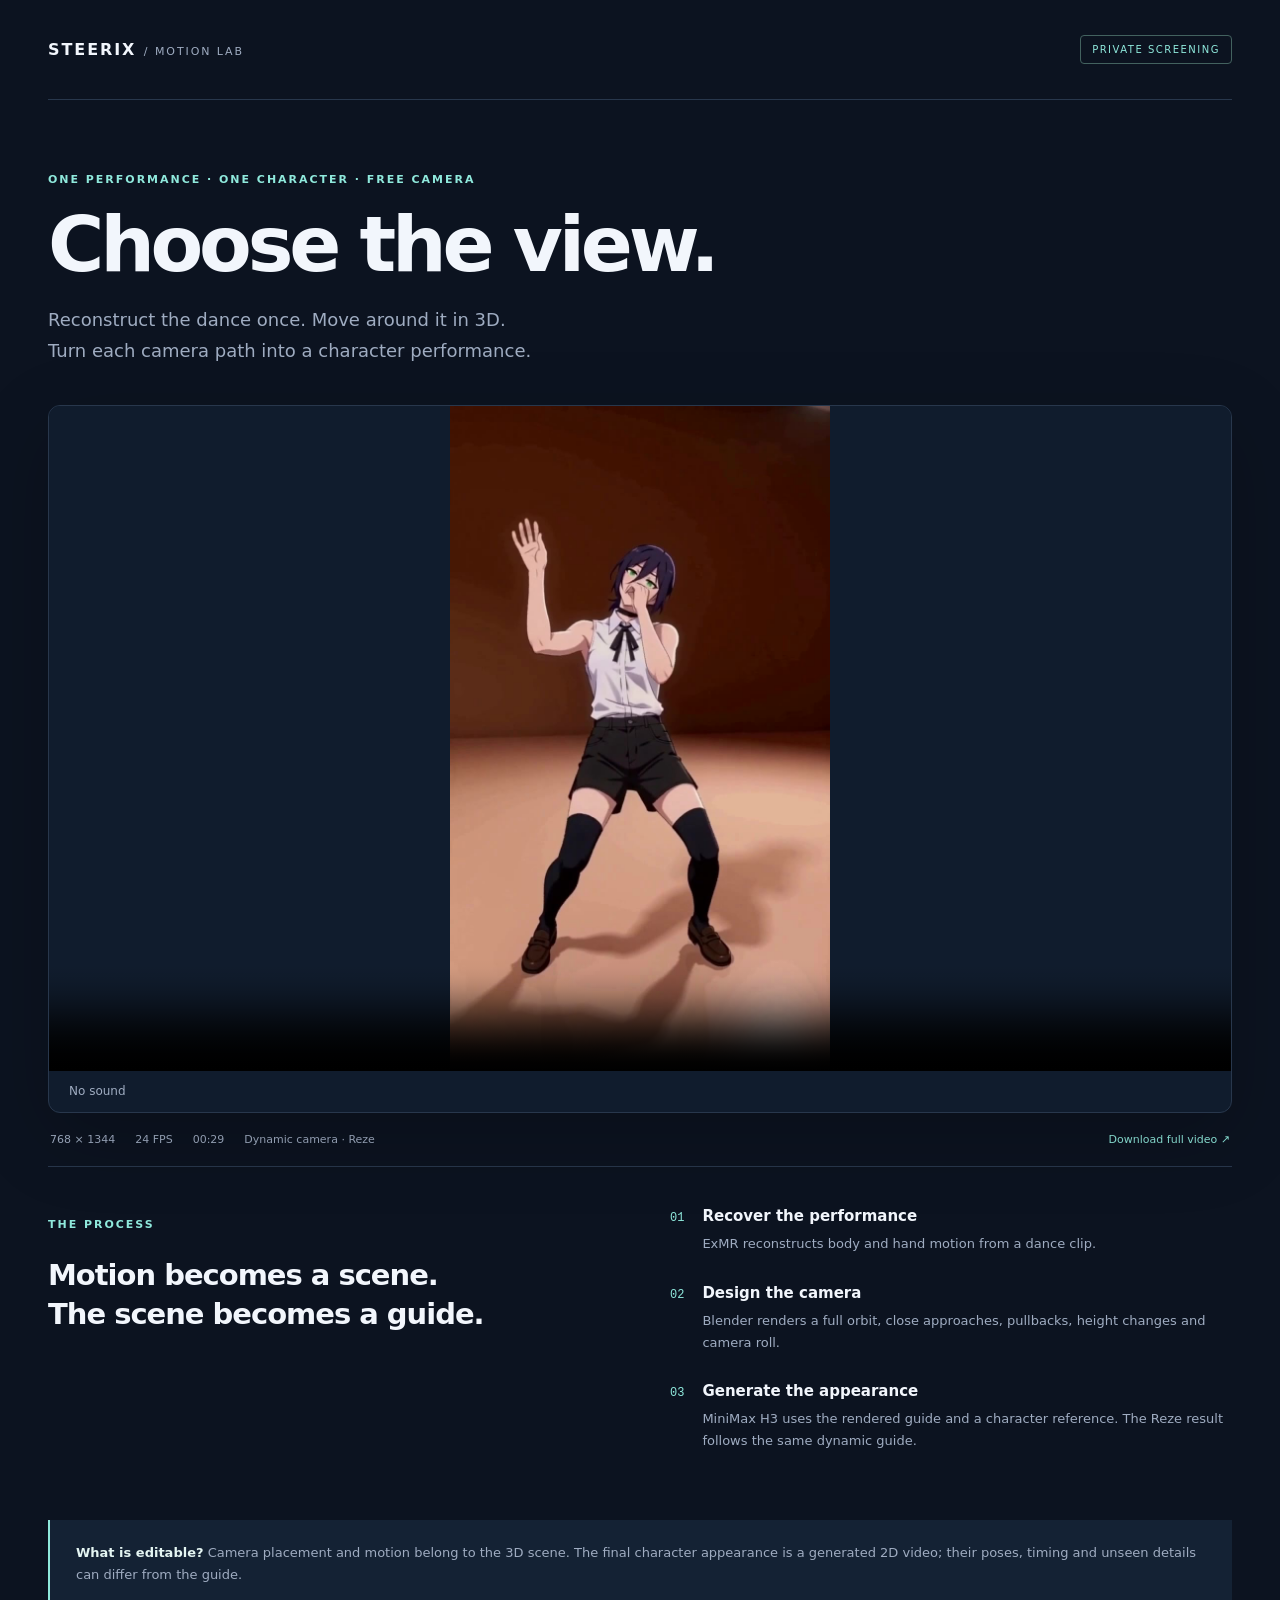
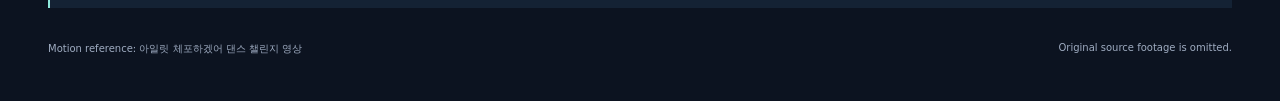
<file: single-dancer-free-camera/index.html>
<!doctype html>
<html lang="en">
<head>
  <meta charset="utf-8">
  <meta name="viewport" content="width=device-width, initial-scale=1">
  <meta name="robots" content="noindex, nofollow">
  <meta name="color-scheme" content="dark">
  <title>Free Camera MoCap — Private screening</title>
  <link rel="stylesheet" href="assets/viewer.css">
  <script src="assets/viewer.js" defer></script>
</head>
<body>
  <main>
    <header><a class="brand" href="index.html">STEERIX <span>/ MOTION LAB</span></a><span class="badge">PRIVATE SCREENING</span></header>
    <section class="intro" aria-labelledby="title">
      <p class="eyebrow">ONE PERFORMANCE · ONE CHARACTER · FREE CAMERA</p>
      <h1 id="title">Choose the view.</h1>
      <p class="lead">Reconstruct the dance once. Move around it in 3D.<br>Turn each camera path into a character performance.</p>
    </section>
    <section class="screen" aria-label="Full demonstration">
      <video id="demo" autoplay muted playsinline controls loop preload="auto" poster="assets/poster.jpg" aria-label="Reze character generated with a dynamic 3D camera">
        <source src="assets/reze-dynamic-camera.mp4" type="video/mp4">
        Your browser cannot play this video. <a href="assets/reze-dynamic-camera.mp4">Download the MP4.</a>
      </video>
      <div class="screen-bar"><span id="playback-status" role="status">No sound</span><button id="sound" type="button" hidden aria-pressed="false">Enable sound</button></div>
      <button id="play-fallback" type="button" hidden>Play video</button>
    </section>
    <div class="meta"><span>768 × 1344</span><span>24 FPS</span><span>00:29</span><span>Dynamic camera · Reze</span><a href="assets/reze-dynamic-camera.mp4" download>Download full video ↗</a></div>
    <section class="process" aria-labelledby="process-title">
      <div><p class="eyebrow">THE PROCESS</p><h2 id="process-title">Motion becomes a scene.<br>The scene becomes a guide.</h2></div>
      <ol><li><span>01</span><div><h3>Recover the performance</h3><p>ExMR reconstructs body and hand motion from a dance clip.</p></div></li><li><span>02</span><div><h3>Design the camera</h3><p>Blender renders a full orbit, close approaches, pullbacks, height changes and camera roll.</p></div></li><li><span>03</span><div><h3>Generate the appearance</h3><p>MiniMax H3 uses the rendered guide and a character reference. The Reze result follows the same dynamic guide.</p></div></li></ol>
    </section>
    <aside><strong>What is editable?</strong> Camera placement and motion belong to the 3D scene. The final character appearance is a generated 2D video; their poses, timing and unseen details can differ from the guide.</aside>
    <footer><span>Motion reference: 아일릿 체포하겠어 댄스 챌린지 영상</span><span>Original source footage is omitted.</span></footer>
  </main>
</body>
</html>
</file>
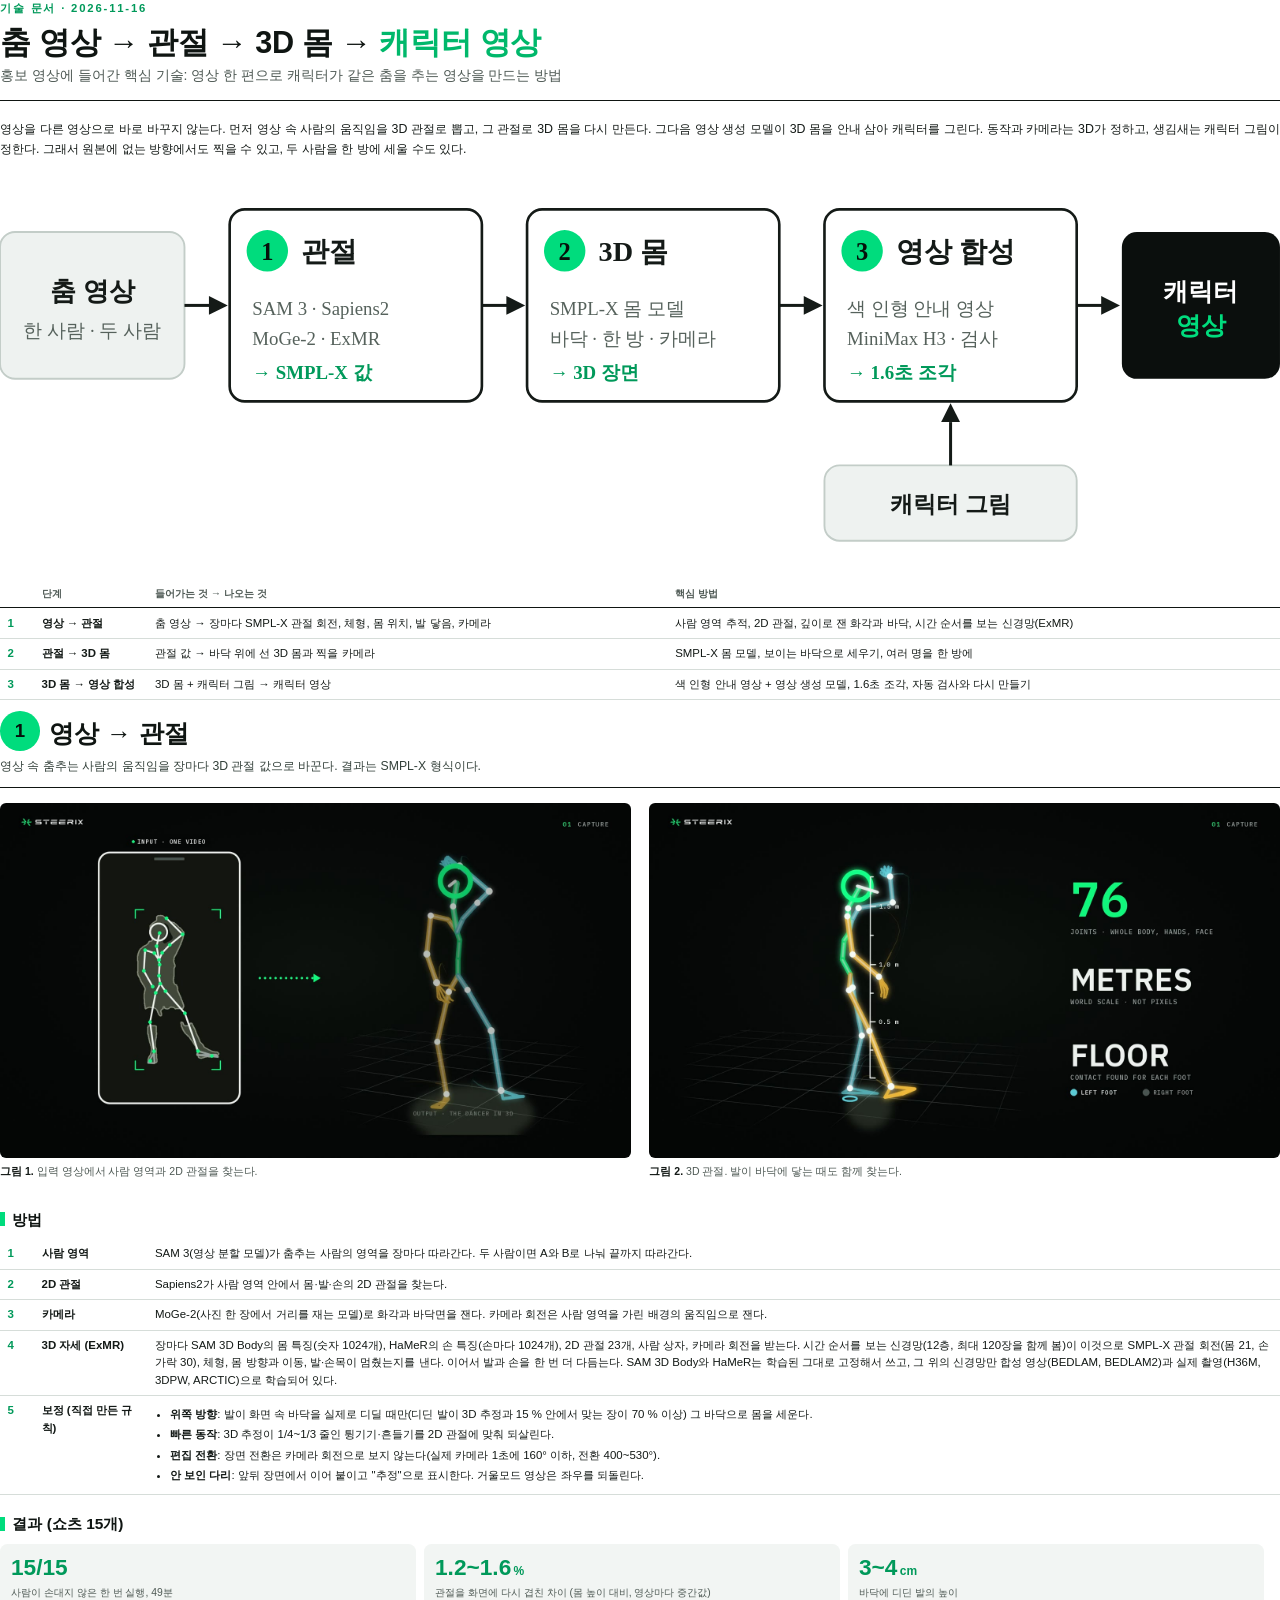
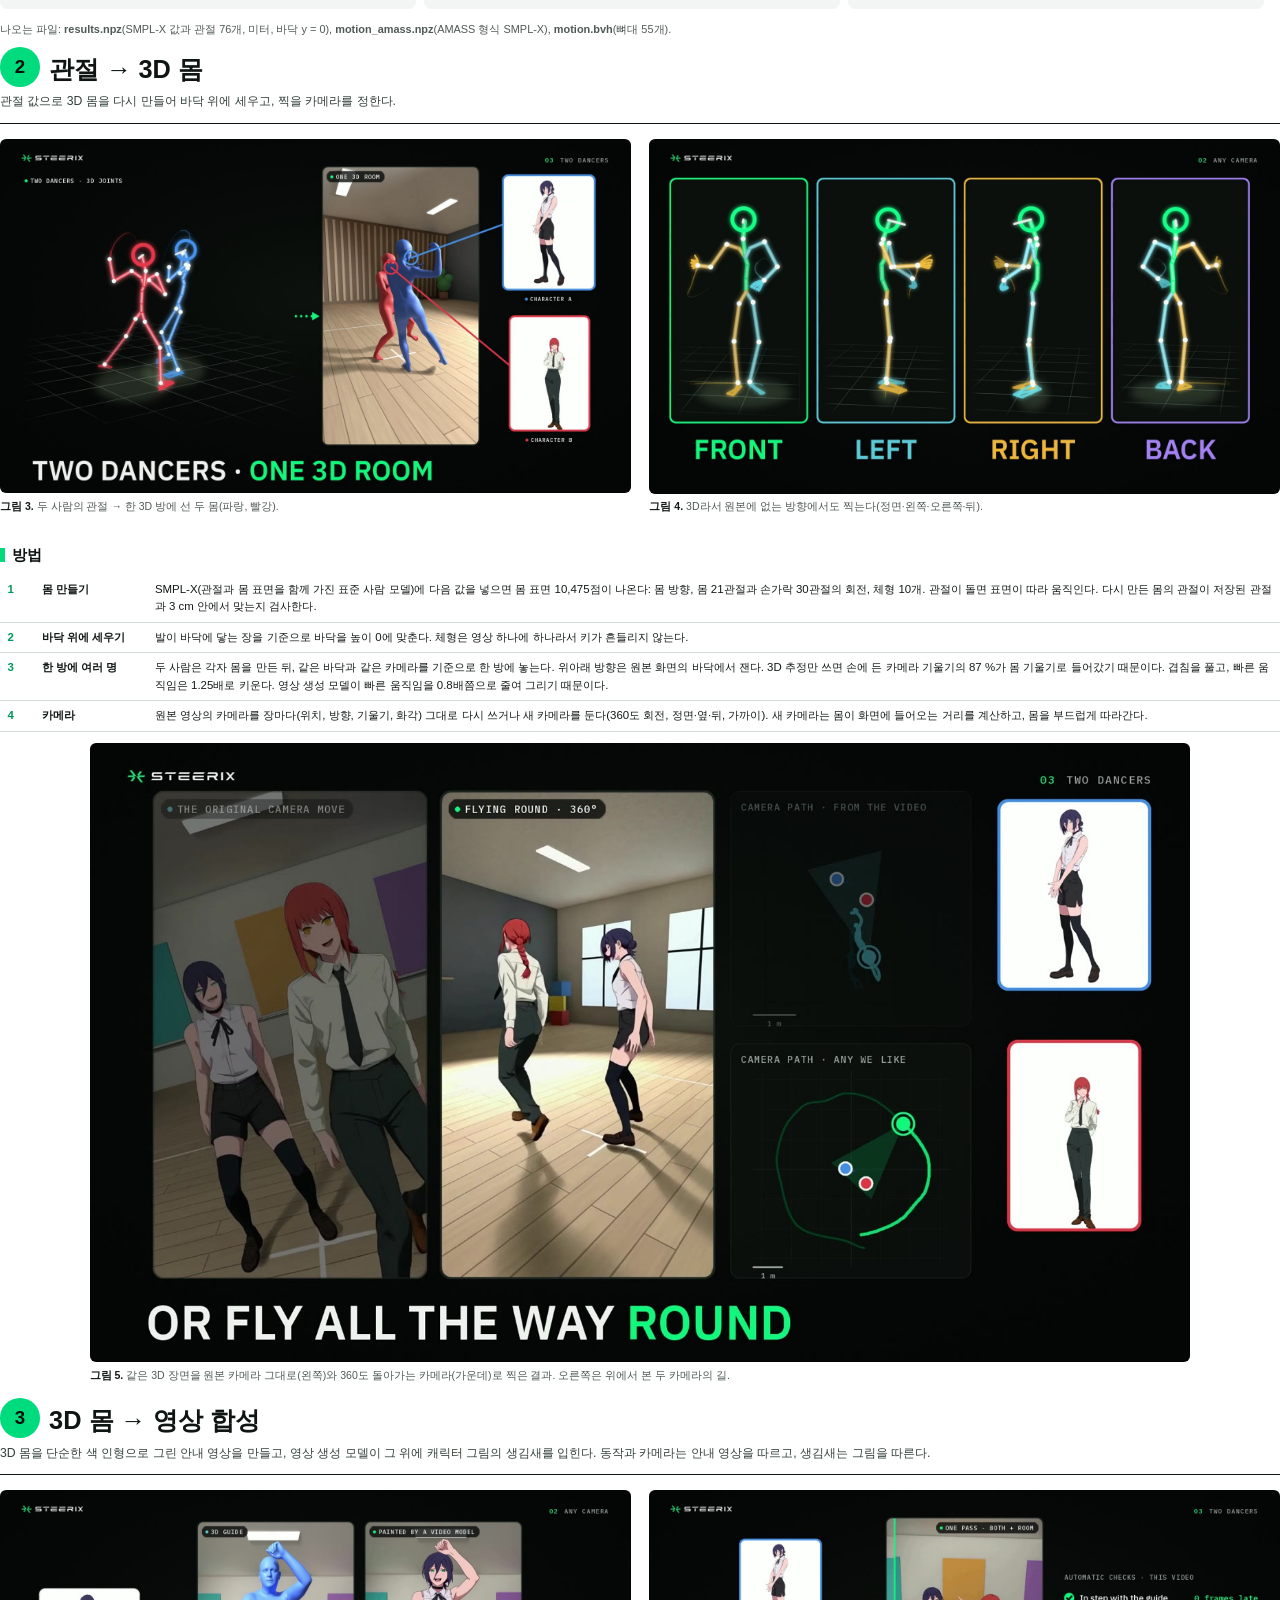
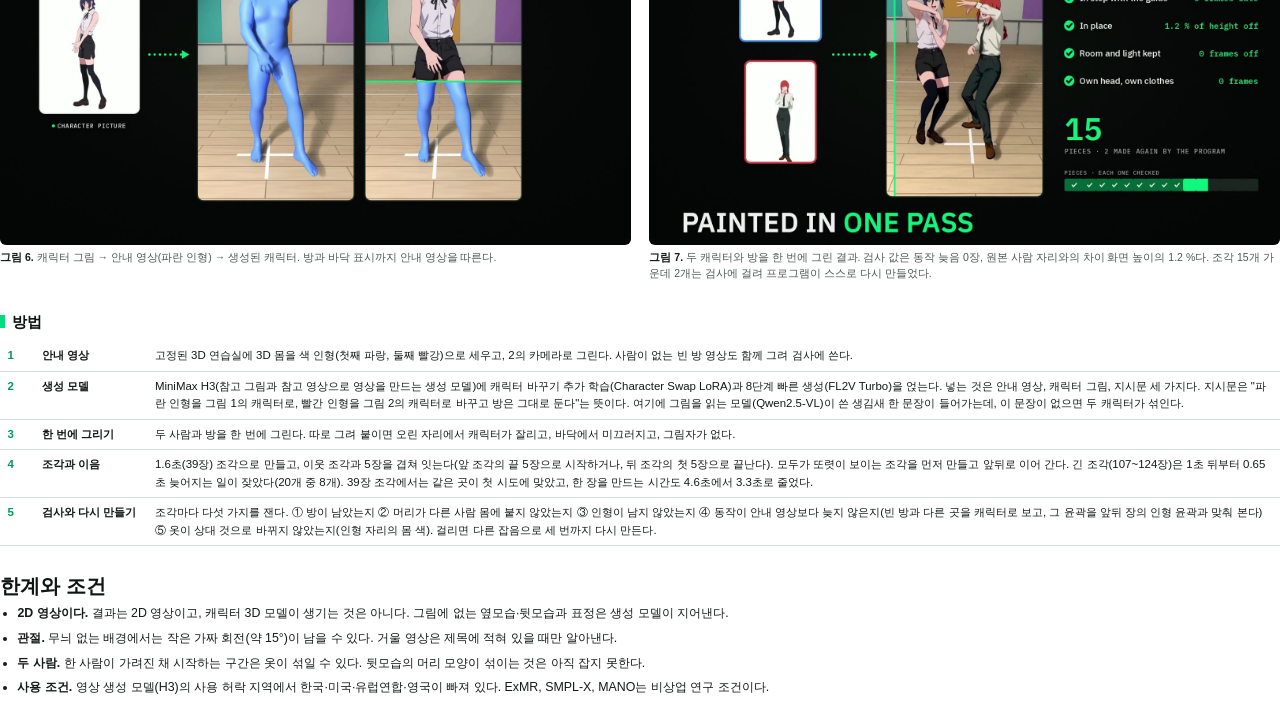
<file: docs/tech-document/work/doc.html>
<!doctype html>
<html lang="ko">
<head>
<meta charset="utf-8">
<title>댄스 3D 기술 문서</title>
<meta name="author" content="STEERIX">
<meta name="description" content="춤 영상 → 관절 → 3D 몸 → 캐릭터 영상: 홍보 영상의 핵심 기술">
<style>
@page {
  size: A4;
  margin: 21mm 18mm 17mm 18mm;
  @top-left { content: url(fig/logo-header.svg); vertical-align: bottom; padding-bottom: 3mm; }
  @top-right { content: string(chapter); font: 7.5pt 'Noto Sans CJK KR'; color: #6a756f; vertical-align: bottom; padding-bottom: 3mm; }
  @bottom-left { content: "댄스 3D 기술 문서 · 2026-11-16"; font: 7.5pt 'Noto Sans CJK KR'; color: #6a756f; }
  @bottom-right { content: counter(page) " / " counter(pages); font: 7.5pt 'Noto Sans CJK KR'; color: #6a756f; }
}
html { font-family: 'Noto Sans CJK KR', sans-serif; font-size: 9.3pt; line-height: 1.56; color: #141a17; }
body { margin: 0; }
p { margin: 0 0 2.4mm; text-align: justify; }
b { font-weight: 700; }

/* title */
.kicker { font-size: 8.5pt; letter-spacing: 0.16em; color: #00995a; font-weight: 700; }
h1.title { margin: 1.5mm 0 1mm; font-size: 23pt; line-height: 1.25; font-weight: 900; color: #0f1512; letter-spacing: -0.01em; }
h1.title em { font-style: normal; color: #00b86b; }
.sub { margin: 0 0 5mm; padding-bottom: 3.5mm; border-bottom: 0.4mm solid #0f1512; font-size: 10.5pt; color: #4f5a55; }

/* chapters */
h1.chapter { break-before: page; string-set: chapter attr(data-short); margin: 0 0 1.5mm; font-size: 19pt; line-height: 1.3; font-weight: 900; color: #0f1512; }
h1.chapter.nobreak { break-before: auto; margin-top: 7mm; font-size: 15pt; }
h1.chapter .no { display: inline-block; width: 10.5mm; height: 10.5mm; margin-right: 2.5mm; border-radius: 50%; background: #00DC7D; color: #06110b; text-align: center; font-size: 14pt; line-height: 10.5mm; vertical-align: 1.2mm; }
.lead { margin: 0 0 4mm; padding-bottom: 3mm; border-bottom: 0.4mm solid #0f1512; font-size: 9.2pt; color: #33403a; }
h2 { margin: 4.6mm 0 2mm; font-size: 11.6pt; font-weight: 700; color: #0f1512; break-after: avoid; }
h2::before { content: ""; display: inline-block; width: 1.3mm; height: 3.6mm; margin-right: 2mm; background: #00DC7D; vertical-align: -0.4mm; }
ul { margin: 0 0 2.5mm; padding-left: 4.6mm; }
li { margin: 0 0 1.4mm; text-align: justify; }
td ul { margin: 1mm 0 0; padding-left: 4mm; }
td li { margin: 0 0 0.8mm; }
.note { font-size: 8.6pt; color: #33403a; background: #effaf4; padding: 2.6mm 3.2mm; border-left: 0.8mm solid #00b86b; margin: 2mm 0 3mm; }

/* tables */
table.steps { width: 100%; border-collapse: collapse; margin: 1mm 0 3mm; font-size: 8.6pt; line-height: 1.52; }
table.steps th { text-align: left; font-weight: 700; color: #4f5a55; font-size: 7.8pt; padding: 1.4mm 2mm; border-bottom: 0.35mm solid #0f1512; }
table.steps td { padding: 1.6mm 2mm; border-bottom: 0.2mm solid #d6ddd9; vertical-align: top; text-align: left; }
table.steps td.n { width: 5mm; color: #00995a; font-weight: 700; }
table.steps td.s { width: 26mm; font-weight: 700; }
table.steps tr { break-inside: avoid; }

/* stat row */
table.stats { width: 100%; border-collapse: separate; border-spacing: 2.2mm 0; margin: 1mm -2.2mm 3mm; table-layout: fixed; break-inside: avoid; }
table.stats tr { break-inside: avoid; }
figure.wide { width: 86%; margin-left: auto; margin-right: auto; }
table.stats td { background: #f2f5f3; border-radius: 2mm; padding: 3mm 3mm 2.6mm; vertical-align: top; }
table.stats .v { font-size: 17pt; font-weight: 900; color: #00995a; line-height: 1.1; }
table.stats .v small { font-size: 9pt; font-weight: 700; color: #00995a; margin-left: 0.6mm; }
table.stats .l { font-size: 7.8pt; color: #4f5a55; line-height: 1.45; margin-top: 1.2mm; }

/* figures */
figure { margin: 1mm 0 4mm; break-inside: avoid; }
figure img { display: block; width: 100%; border-radius: 1.6mm; }
figcaption { font-size: 7.9pt; line-height: 1.45; color: #4f5a55; margin-top: 1.5mm; }
figcaption b { color: #141a17; }
.grid2 { display: grid; grid-template-columns: 1fr 1fr; column-gap: 5mm; margin: 1mm 0 1mm; }
.grid2 figure { margin: 0 0 3mm; }
svg text { font-family: 'Noto Sans CJK KR'; }
.diagram { margin: 1mm 0 5mm; break-inside: avoid; }
.small { font-size: 8.2pt; color: #4f5a55; }
</style>
</head>
<body>

<!-- ====================================================== 한눈에 보기 -->
<div class="kicker">기술 문서 · 2026-11-16</div>
<h1 class="title">춤 영상 → 관절 → 3D 몸 → <em>캐릭터 영상</em></h1>
<p class="sub">홍보 영상에 들어간 핵심 기술: 영상 한 편으로 캐릭터가 같은 춤을 추는 영상을 만드는 방법</p>

<p>영상을 다른 영상으로 바로 바꾸지 않는다. 먼저 영상 속 사람의 움직임을 3D 관절로 뽑고, 그 관절로 3D 몸을 다시 만든다. 그다음 영상 생성 모델이 3D 몸을 안내 삼아 캐릭터를 그린다. 동작과 카메라는 3D가 정하고, 생김새는 캐릭터 그림이 정한다. 그래서 원본에 없는 방향에서도 찍을 수 있고, 두 사람을 한 방에 세울 수도 있다.</p>

<div class="diagram">
<svg viewBox="0 0 680 206" width="100%" xmlns="http://www.w3.org/2000/svg">
  <!-- input -->
  <rect x="0" y="34" width="98" height="78" rx="8" fill="#eef2f0" stroke="#c3cdc8"/>
  <text x="49" y="70" text-anchor="middle" font-size="14" font-weight="700" fill="#141a17">춤 영상</text>
  <text x="49" y="90" text-anchor="middle" font-size="10" fill="#56625c">한 사람 · 두 사람</text>
  <!-- 1 -->
  <rect x="122" y="22" width="134" height="102" rx="8" fill="#ffffff" stroke="#141a17" stroke-width="1.4"/>
  <circle cx="142" cy="44" r="11" fill="#00DC7D"/><text x="142" y="49" text-anchor="middle" font-size="13" font-weight="900" fill="#06110b">1</text>
  <text x="160" y="49.5" font-size="15" font-weight="700" fill="#141a17">관절</text>
  <text x="134" y="78" font-size="10" fill="#56625c">SAM 3 · Sapiens2</text>
  <text x="134" y="94" font-size="10" fill="#56625c">MoGe-2 · ExMR</text>
  <text x="134" y="112" font-size="10" fill="#00995a" font-weight="700">→ SMPL-X 값</text>
  <!-- 2 -->
  <rect x="280" y="22" width="134" height="102" rx="8" fill="#ffffff" stroke="#141a17" stroke-width="1.4"/>
  <circle cx="300" cy="44" r="11" fill="#00DC7D"/><text x="300" y="49" text-anchor="middle" font-size="13" font-weight="900" fill="#06110b">2</text>
  <text x="318" y="49.5" font-size="15" font-weight="700" fill="#141a17">3D 몸</text>
  <text x="292" y="78" font-size="10" fill="#56625c">SMPL-X 몸 모델</text>
  <text x="292" y="94" font-size="10" fill="#56625c">바닥 · 한 방 · 카메라</text>
  <text x="292" y="112" font-size="10" fill="#00995a" font-weight="700">→ 3D 장면</text>
  <!-- 3 -->
  <rect x="438" y="22" width="134" height="102" rx="8" fill="#ffffff" stroke="#141a17" stroke-width="1.4"/>
  <circle cx="458" cy="44" r="11" fill="#00DC7D"/><text x="458" y="49" text-anchor="middle" font-size="13" font-weight="900" fill="#06110b">3</text>
  <text x="476" y="49.5" font-size="15" font-weight="700" fill="#141a17">영상 합성</text>
  <text x="450" y="78" font-size="10" fill="#56625c">색 인형 안내 영상</text>
  <text x="450" y="94" font-size="10" fill="#56625c">MiniMax H3 · 검사</text>
  <text x="450" y="112" font-size="10" fill="#00995a" font-weight="700">→ 1.6초 조각</text>
  <!-- output -->
  <rect x="596" y="34" width="84" height="78" rx="8" fill="#0b0f0d"/>
  <text x="638" y="70" text-anchor="middle" font-size="13.5" font-weight="700" fill="#ffffff">캐릭터</text>
  <text x="638" y="88" text-anchor="middle" font-size="13.5" font-weight="700" fill="#00DC7D">영상</text>
  <!-- character picture -->
  <rect x="438" y="158" width="134" height="40" rx="8" fill="#eef2f0" stroke="#c3cdc8"/>
  <text x="505" y="183" text-anchor="middle" font-size="12" font-weight="700" fill="#141a17">캐릭터 그림</text>
  <!-- arrows -->
  <g fill="#141a17" stroke="#141a17" stroke-width="1.6">
    <line x1="98" y1="73" x2="112" y2="73"/><polygon points="121,73 111,68 111,78" stroke="none"/>
    <line x1="256" y1="73" x2="270" y2="73"/><polygon points="279,73 269,68 269,78" stroke="none"/>
    <line x1="414" y1="73" x2="428" y2="73"/><polygon points="437,73 427,68 427,78" stroke="none"/>
    <line x1="572" y1="73" x2="586" y2="73"/><polygon points="595,73 585,68 585,78" stroke="none"/>
    <line x1="505" y1="158" x2="505" y2="135"/><polygon points="505,125 500,135 510,135" stroke="none"/>
  </g>
</svg>
</div>

<table class="steps">
  <thead><tr><th></th><th>단계</th><th>들어가는 것 → 나오는 것</th><th>핵심 방법</th></tr></thead>
  <tr><td class="n">1</td><td class="s">영상 → 관절</td><td>춤 영상 → 장마다 SMPL-X 관절 회전, 체형, 몸 위치, 발 닿음, 카메라</td><td>사람 영역 추적, 2D 관절, 깊이로 잰 화각과 바닥, 시간 순서를 보는 신경망(ExMR)</td></tr>
  <tr><td class="n">2</td><td class="s">관절 → 3D 몸</td><td>관절 값 → 바닥 위에 선 3D 몸과 찍을 카메라</td><td>SMPL-X 몸 모델, 보이는 바닥으로 세우기, 여러 명을 한 방에</td></tr>
  <tr><td class="n">3</td><td class="s">3D 몸 → 영상 합성</td><td>3D 몸 + 캐릭터 그림 → 캐릭터 영상</td><td>색 인형 안내 영상 + 영상 생성 모델, 1.6초 조각, 자동 검사와 다시 만들기</td></tr>
</table>

<!-- ====================================================== 1 -->
<h1 class="chapter" data-short="1 · 영상 → 관절"><span class="no">1</span>영상 → 관절</h1>
<p class="lead">영상 속 춤추는 사람의 움직임을 장마다 3D 관절 값으로 바꾼다. 결과는 SMPL-X 형식이다.</p>

<div class="grid2">
  <figure><img src="fig/long_14.26_capture_in.jpg" alt=""><figcaption><b>그림 1.</b> 입력 영상에서 사람 영역과 2D 관절을 찾는다.</figcaption></figure>
  <figure><img src="fig/long_25.06_capture_3d.jpg" alt=""><figcaption><b>그림 2.</b> 3D 관절. 발이 바닥에 닿는 때도 함께 찾는다.</figcaption></figure>
</div>

<h2>방법</h2>
<table class="steps">
  <tr><td class="n">1</td><td class="s">사람 영역</td><td>SAM 3(영상 분할 모델)가 춤추는 사람의 영역을 장마다 따라간다. 두 사람이면 A와 B로 나눠 끝까지 따라간다.</td></tr>
  <tr><td class="n">2</td><td class="s">2D 관절</td><td>Sapiens2가 사람 영역 안에서 몸·발·손의 2D 관절을 찾는다.</td></tr>
  <tr><td class="n">3</td><td class="s">카메라</td><td>MoGe-2(사진 한 장에서 거리를 재는 모델)로 화각과 바닥면을 잰다. 카메라 회전은 사람 영역을 가린 배경의 움직임으로 잰다.</td></tr>
  <tr><td class="n">4</td><td class="s">3D 자세 (ExMR)</td><td>장마다 SAM 3D Body의 몸 특징(숫자 1024개), HaMeR의 손 특징(손마다 1024개), 2D 관절 23개, 사람 상자, 카메라 회전을 받는다. 시간 순서를 보는 신경망(12층, 최대 120장을 함께 봄)이 이것으로 SMPL-X 관절 회전(몸 21, 손가락 30), 체형, 몸 방향과 이동, 발·손목이 멈췄는지를 낸다. 이어서 발과 손을 한 번 더 다듬는다. SAM 3D Body와 HaMeR는 학습된 그대로 고정해서 쓰고, 그 위의 신경망만 합성 영상(BEDLAM, BEDLAM2)과 실제 촬영(H36M, 3DPW, ARCTIC)으로 학습되어 있다.</td></tr>
  <tr><td class="n">5</td><td class="s">보정 (직접 만든 규칙)</td><td>
    <ul>
      <li><b>위쪽 방향</b>: 발이 화면 속 바닥을 실제로 디딜 때만(디딘 발이 3D 추정과 15 % 안에서 맞는 장이 70 % 이상) 그 바닥으로 몸을 세운다.</li>
      <li><b>빠른 동작</b>: 3D 추정이 1/4~1/3 줄인 튕기기·흔들기를 2D 관절에 맞춰 되살린다.</li>
      <li><b>편집 전환</b>: 장면 전환은 카메라 회전으로 보지 않는다(실제 카메라 1초에 160° 이하, 전환 400~530°).</li>
      <li><b>안 보인 다리</b>: 앞뒤 장면에서 이어 붙이고 "추정"으로 표시한다. 거울모드 영상은 좌우를 되돌린다.</li>
    </ul></td></tr>
</table>

<h2>결과 (쇼츠 15개)</h2>
<table class="stats"><tr>
  <td><div class="v">15/15</div><div class="l">사람이 손대지 않은 한 번 실행, 49분</div></td>
  <td><div class="v">1.2~1.6<small>%</small></div><div class="l">관절을 화면에 다시 겹친 차이 (몸 높이 대비, 영상마다 중간값)</div></td>
  <td><div class="v">3~4<small>cm</small></div><div class="l">바닥에 디딘 발의 높이</div></td>
</tr></table>
<p class="small">나오는 파일: <b>results.npz</b>(SMPL-X 값과 관절 76개, 미터, 바닥 y = 0), <b>motion_amass.npz</b>(AMASS 형식 SMPL-X), <b>motion.bvh</b>(뼈대 55개).</p>

<!-- ====================================================== 2 -->
<h1 class="chapter" data-short="2 · 관절 → 3D 몸"><span class="no">2</span>관절 → 3D 몸</h1>
<p class="lead">관절 값으로 3D 몸을 다시 만들어 바닥 위에 세우고, 찍을 카메라를 정한다.</p>

<div class="grid2">
  <figure><img src="fig/long_88.78_two_in.jpg" alt=""><figcaption><b>그림 3.</b> 두 사람의 관절 → 한 3D 방에 선 두 몸(파랑, 빨강).</figcaption></figure>
  <figure><img src="fig/long_56.18_camera_four.jpg" alt=""><figcaption><b>그림 4.</b> 3D라서 원본에 없는 방향에서도 찍는다(정면·왼쪽·오른쪽·뒤).</figcaption></figure>
</div>

<h2>방법</h2>
<table class="steps">
  <tr><td class="n">1</td><td class="s">몸 만들기</td><td>SMPL-X(관절과 몸 표면을 함께 가진 표준 사람 모델)에 다음 값을 넣으면 몸 표면 10,475점이 나온다: 몸 방향, 몸 21관절과 손가락 30관절의 회전, 체형 10개. 관절이 돌면 표면이 따라 움직인다. 다시 만든 몸의 관절이 저장된 관절과 3 cm 안에서 맞는지 검사한다.</td></tr>
  <tr><td class="n">2</td><td class="s">바닥 위에 세우기</td><td>발이 바닥에 닿는 장을 기준으로 바닥을 높이 0에 맞춘다. 체형은 영상 하나에 하나라서 키가 흔들리지 않는다.</td></tr>
  <tr><td class="n">3</td><td class="s">한 방에 여러 명</td><td>두 사람은 각자 몸을 만든 뒤, 같은 바닥과 같은 카메라를 기준으로 한 방에 놓는다. 위아래 방향은 원본 화면의 바닥에서 잰다. 3D 추정만 쓰면 손에 든 카메라 기울기의 87 %가 몸 기울기로 들어갔기 때문이다. 겹침을 풀고, 빠른 움직임은 1.25배로 키운다. 영상 생성 모델이 빠른 움직임을 0.8배쯤으로 줄여 그리기 때문이다.</td></tr>
  <tr><td class="n">4</td><td class="s">카메라</td><td>원본 영상의 카메라를 장마다(위치, 방향, 기울기, 화각) 그대로 다시 쓰거나 새 카메라를 둔다(360도 회전, 정면·옆·뒤, 가까이). 새 카메라는 몸이 화면에 들어오는 거리를 계산하고, 몸을 부드럽게 따라간다.</td></tr>
</table>

<figure class="wide"><img src="fig/long_103.83_two_camera.jpg" alt=""><figcaption><b>그림 5.</b> 같은 3D 장면을 원본 카메라 그대로(왼쪽)와 360도 돌아가는 카메라(가운데)로 찍은 결과. 오른쪽은 위에서 본 두 카메라의 길.</figcaption></figure>

<!-- ====================================================== 3 -->
<h1 class="chapter" data-short="3 · 3D 몸 → 영상 합성"><span class="no">3</span>3D 몸 → 영상 합성</h1>
<p class="lead">3D 몸을 단순한 색 인형으로 그린 안내 영상을 만들고, 영상 생성 모델이 그 위에 캐릭터 그림의 생김새를 입힌다. 동작과 카메라는 안내 영상을 따르고, 생김새는 그림을 따른다.</p>

<div class="grid2">
  <figure><img src="fig/long_60.50_camera_paint.jpg" alt=""><figcaption><b>그림 6.</b> 캐릭터 그림 → 안내 영상(파란 인형) → 생성된 캐릭터. 방과 바닥 표시까지 안내 영상을 따른다.</figcaption></figure>
  <figure><img src="fig/long_97.74_two_pass.jpg" alt=""><figcaption><b>그림 7.</b> 두 캐릭터와 방을 한 번에 그린 결과. 검사 값은 동작 늦음 0장, 원본 사람 자리와의 차이 화면 높이의 1.2 %다. 조각 15개 가운데 2개는 검사에 걸려 프로그램이 스스로 다시 만들었다.</figcaption></figure>
</div>

<h2>방법</h2>
<table class="steps">
  <tr><td class="n">1</td><td class="s">안내 영상</td><td>고정된 3D 연습실에 3D 몸을 색 인형(첫째 파랑, 둘째 빨강)으로 세우고, 2의 카메라로 그린다. 사람이 없는 빈 방 영상도 함께 그려 검사에 쓴다.</td></tr>
  <tr><td class="n">2</td><td class="s">생성 모델</td><td>MiniMax H3(참고 그림과 참고 영상으로 영상을 만드는 생성 모델)에 캐릭터 바꾸기 추가 학습(Character Swap LoRA)과 8단계 빠른 생성(FL2V Turbo)을 얹는다. 넣는 것은 안내 영상, 캐릭터 그림, 지시문 세 가지다. 지시문은 "파란 인형을 그림 1의 캐릭터로, 빨간 인형을 그림 2의 캐릭터로 바꾸고 방은 그대로 둔다"는 뜻이다. 여기에 그림을 읽는 모델(Qwen2.5-VL)이 쓴 생김새 한 문장이 들어가는데, 이 문장이 없으면 두 캐릭터가 섞인다.</td></tr>
  <tr><td class="n">3</td><td class="s">한 번에 그리기</td><td>두 사람과 방을 한 번에 그린다. 따로 그려 붙이면 오린 자리에서 캐릭터가 잘리고, 바닥에서 미끄러지고, 그림자가 없다.</td></tr>
  <tr><td class="n">4</td><td class="s">조각과 이음</td><td>1.6초(39장) 조각으로 만들고, 이웃 조각과 5장을 겹쳐 잇는다(앞 조각의 끝 5장으로 시작하거나, 뒤 조각의 첫 5장으로 끝난다). 모두가 또렷이 보이는 조각을 먼저 만들고 앞뒤로 이어 간다. 긴 조각(107~124장)은 1초 뒤부터 0.65초 늦어지는 일이 잦았다(20개 중 8개). 39장 조각에서는 같은 곳이 첫 시도에 맞았고, 한 장을 만드는 시간도 4.6초에서 3.3초로 줄었다.</td></tr>
  <tr><td class="n">5</td><td class="s">검사와 다시 만들기</td><td>조각마다 다섯 가지를 잰다. ① 방이 남았는지 ② 머리가 다른 사람 몸에 붙지 않았는지 ③ 인형이 남지 않았는지 ④ 동작이 안내 영상보다 늦지 않은지(빈 방과 다른 곳을 캐릭터로 보고, 그 윤곽을 앞뒤 장의 인형 윤곽과 맞춰 본다) ⑤ 옷이 상대 것으로 바뀌지 않았는지(인형 자리의 몸 색). 걸리면 다른 잡음으로 세 번까지 다시 만든다.</td></tr>
</table>

<!-- ====================================================== 한계 -->
<h1 class="chapter nobreak" data-short="한계와 조건">한계와 조건</h1>
<ul>
  <li><b>2D 영상이다.</b> 결과는 2D 영상이고, 캐릭터 3D 모델이 생기는 것은 아니다. 그림에 없는 옆모습·뒷모습과 표정은 생성 모델이 지어낸다.</li>
  <li><b>관절.</b> 무늬 없는 배경에서는 작은 가짜 회전(약 15°)이 남을 수 있다. 거울 영상은 제목에 적혀 있을 때만 알아낸다.</li>
  <li><b>두 사람.</b> 한 사람이 가려진 채 시작하는 구간은 옷이 섞일 수 있다. 뒷모습의 머리 모양이 섞이는 것은 아직 잡지 못한다.</li>
  <li><b>사용 조건.</b> 영상 생성 모델(H3)의 사용 허락 지역에서 한국·미국·유럽연합·영국이 빠져 있다. ExMR, SMPL-X, MANO는 비상업 연구 조건이다.</li>
</ul>

</body>
</html>
</file>
<file: single-dancer-free-camera/assets/viewer.css>
:root{font-family:Inter,ui-sans-serif,system-ui,-apple-system,BlinkMacSystemFont,"Segoe UI",sans-serif;color:#f2f6fc;background:#0c1320;font-synthesis:none;--muted:#9facc1;--line:#28374c;--accent:#8fe9dc}
*{box-sizing:border-box}body{margin:0}main{max-width:1400px;padding:0 48px;margin:auto}header{height:100px;display:flex;justify-content:space-between;align-items:center;border-bottom:1px solid var(--line);gap:16px}.brand{font-size:16px;font-weight:800;letter-spacing:.12em;text-decoration:none;color:inherit}.brand span{color:var(--muted);font-size:11px;font-weight:500}.badge{font-size:10px;letter-spacing:.15em;padding:8px 11px;border:1px solid #43625f;color:var(--accent);border-radius:4px}.intro{padding:62px 0 38px}.eyebrow{font-size:11px;letter-spacing:.18em;color:var(--accent);font-weight:650}h1{font-size:clamp(42px,6vw,80px);line-height:1.06;letter-spacing:-.055em;margin:18px 0}.lead{font-size:18px;color:var(--muted);line-height:1.7;margin:20px 0 0}.screen{position:relative;overflow:hidden;background:#101c2d;border:1px solid var(--line);border-radius:12px;box-shadow:0 24px 80px #0003}video{display:block;width:100%;aspect-ratio:16/9;background:#101c2d}.screen-bar{display:flex;align-items:center;justify-content:space-between;padding:14px 20px;gap:12px;font-size:12px;color:var(--muted)}button{font:inherit;color:inherit;cursor:pointer}#sound,#play-fallback{border:1px solid #426b69;background:#1c3b3d;color:var(--accent);padding:9px 15px;border-radius:6px}#play-fallback{position:absolute;top:44%;left:50%;transform:translate(-50%,-50%)}[hidden]{display:none!important}button:focus-visible,a:focus-visible{outline:2px solid var(--accent);outline-offset:4px}.meta{display:flex;gap:20px;flex-wrap:wrap;padding:20px 2px;color:var(--muted);font-size:11px}.meta a{margin-left:auto;color:var(--accent);text-decoration:none}.chapters{display:grid;grid-template-columns:repeat(4,1fr);gap:10px;margin:18px 0 60px}.chapters button{background:#131e2f;border:1px solid var(--line);padding:15px;text-align:left;border-radius:6px;font-size:12px;transition:background .15s}.chapters button:hover,.chapters button[aria-current="true"]{background:#203b42;border-color:#50837e}.chapters span{display:block;font-family:ui-monospace,monospace;font-size:10px;color:var(--accent);margin-bottom:6px}.process{display:grid;grid-template-columns:1fr 1fr;gap:60px;padding:40px 0;border-top:1px solid var(--line)}h2{font-size:29px;line-height:1.35;letter-spacing:-.035em}ol{list-style:none;margin:0;padding:0}li{display:flex;gap:18px;margin-bottom:28px}li>span{color:var(--accent);font-size:12px;font-family:ui-monospace,monospace;padding-top:4px}h3{font-size:15px;margin:0 0 8px}li p{font-size:13px;line-height:1.7;color:var(--muted);margin:0}aside{background:#142234;border-left:2px solid var(--accent);padding:22px 26px;font-size:13px;color:var(--muted);line-height:1.7}aside strong{color:#e4f5f2}footer{display:flex;justify-content:space-between;gap:20px;padding:34px 0 45px;font-size:10px;color:var(--muted)}@media(max-width:700px){main{padding:0 18px}header{height:78px}.brand span{display:none}.badge{font-size:8px}.intro{padding:40px 0 26px}.lead{font-size:15px}.chapters{grid-template-columns:repeat(2,1fr);margin-bottom:35px}.process{grid-template-columns:1fr;gap:16px}.meta{gap:12px}.meta a{margin-left:0}.screen-bar{padding:12px;font-size:10px}footer{flex-direction:column;gap:8px}}
</file>
